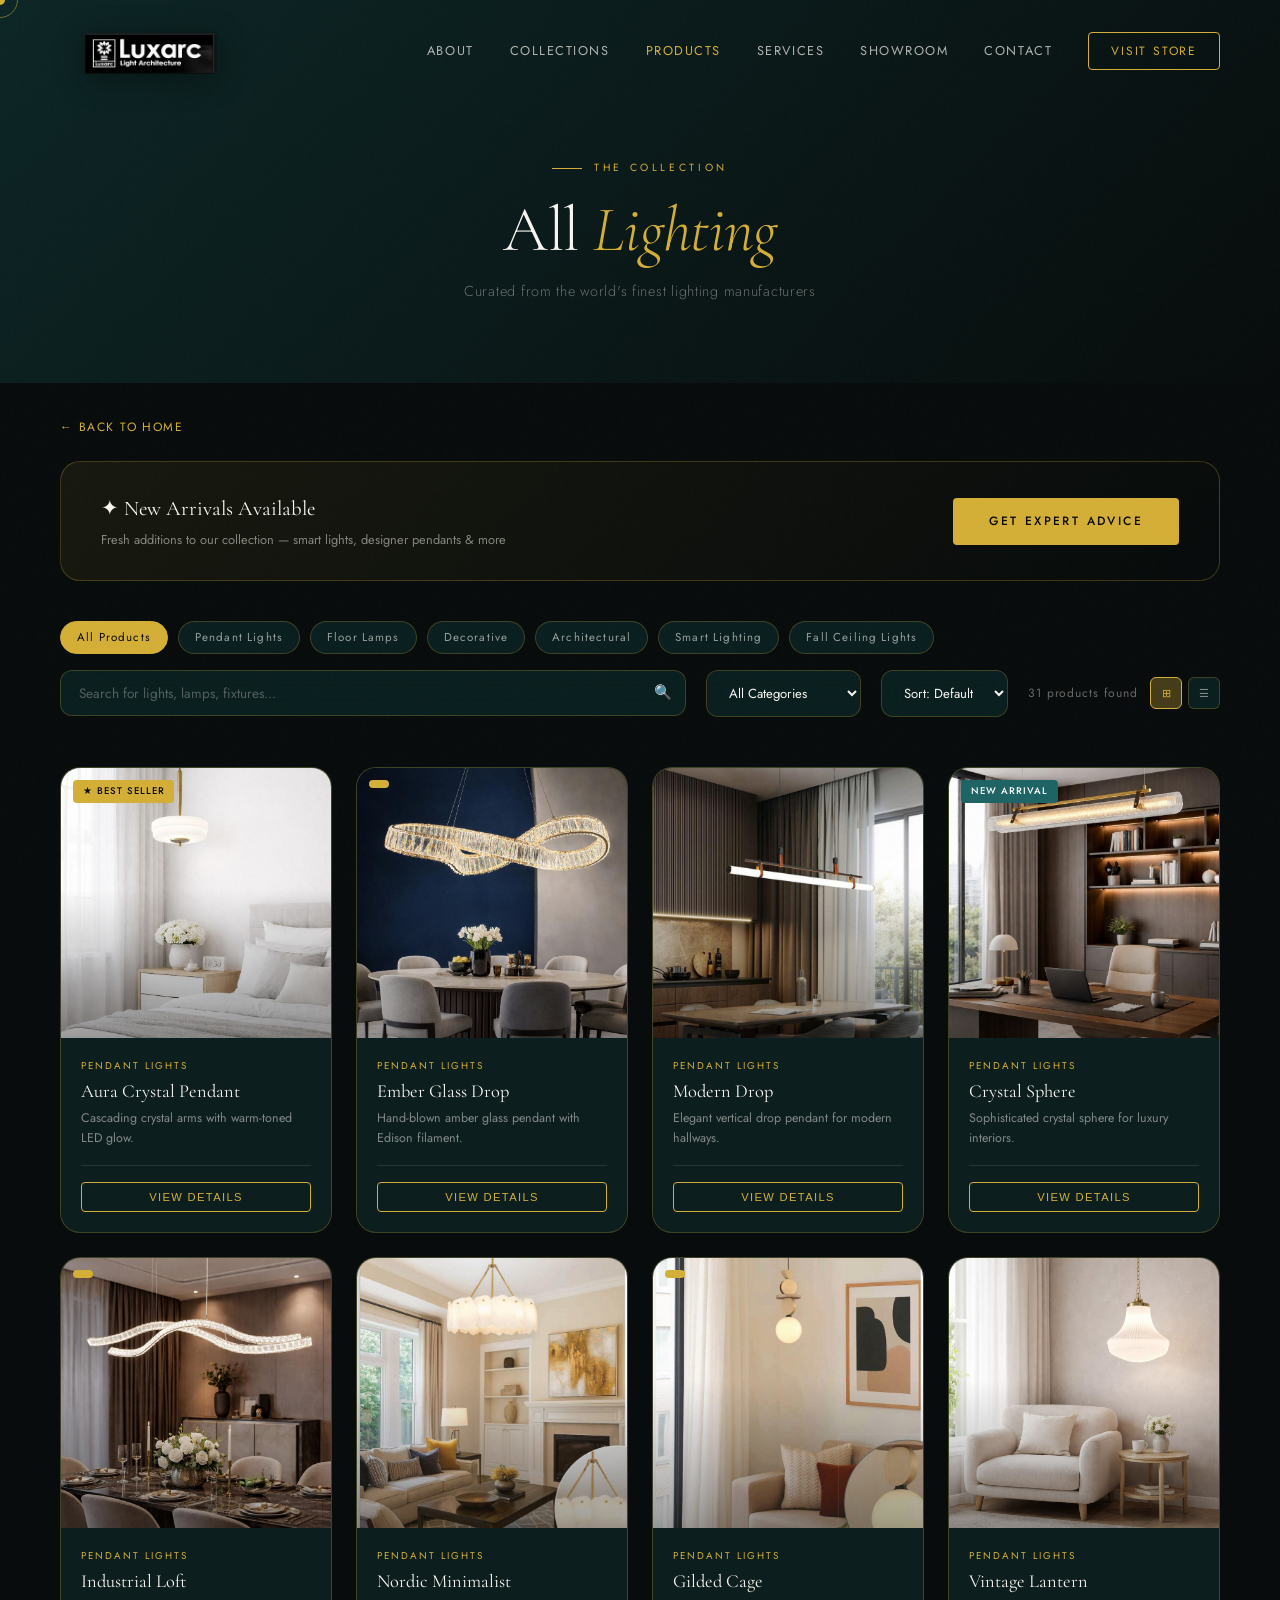
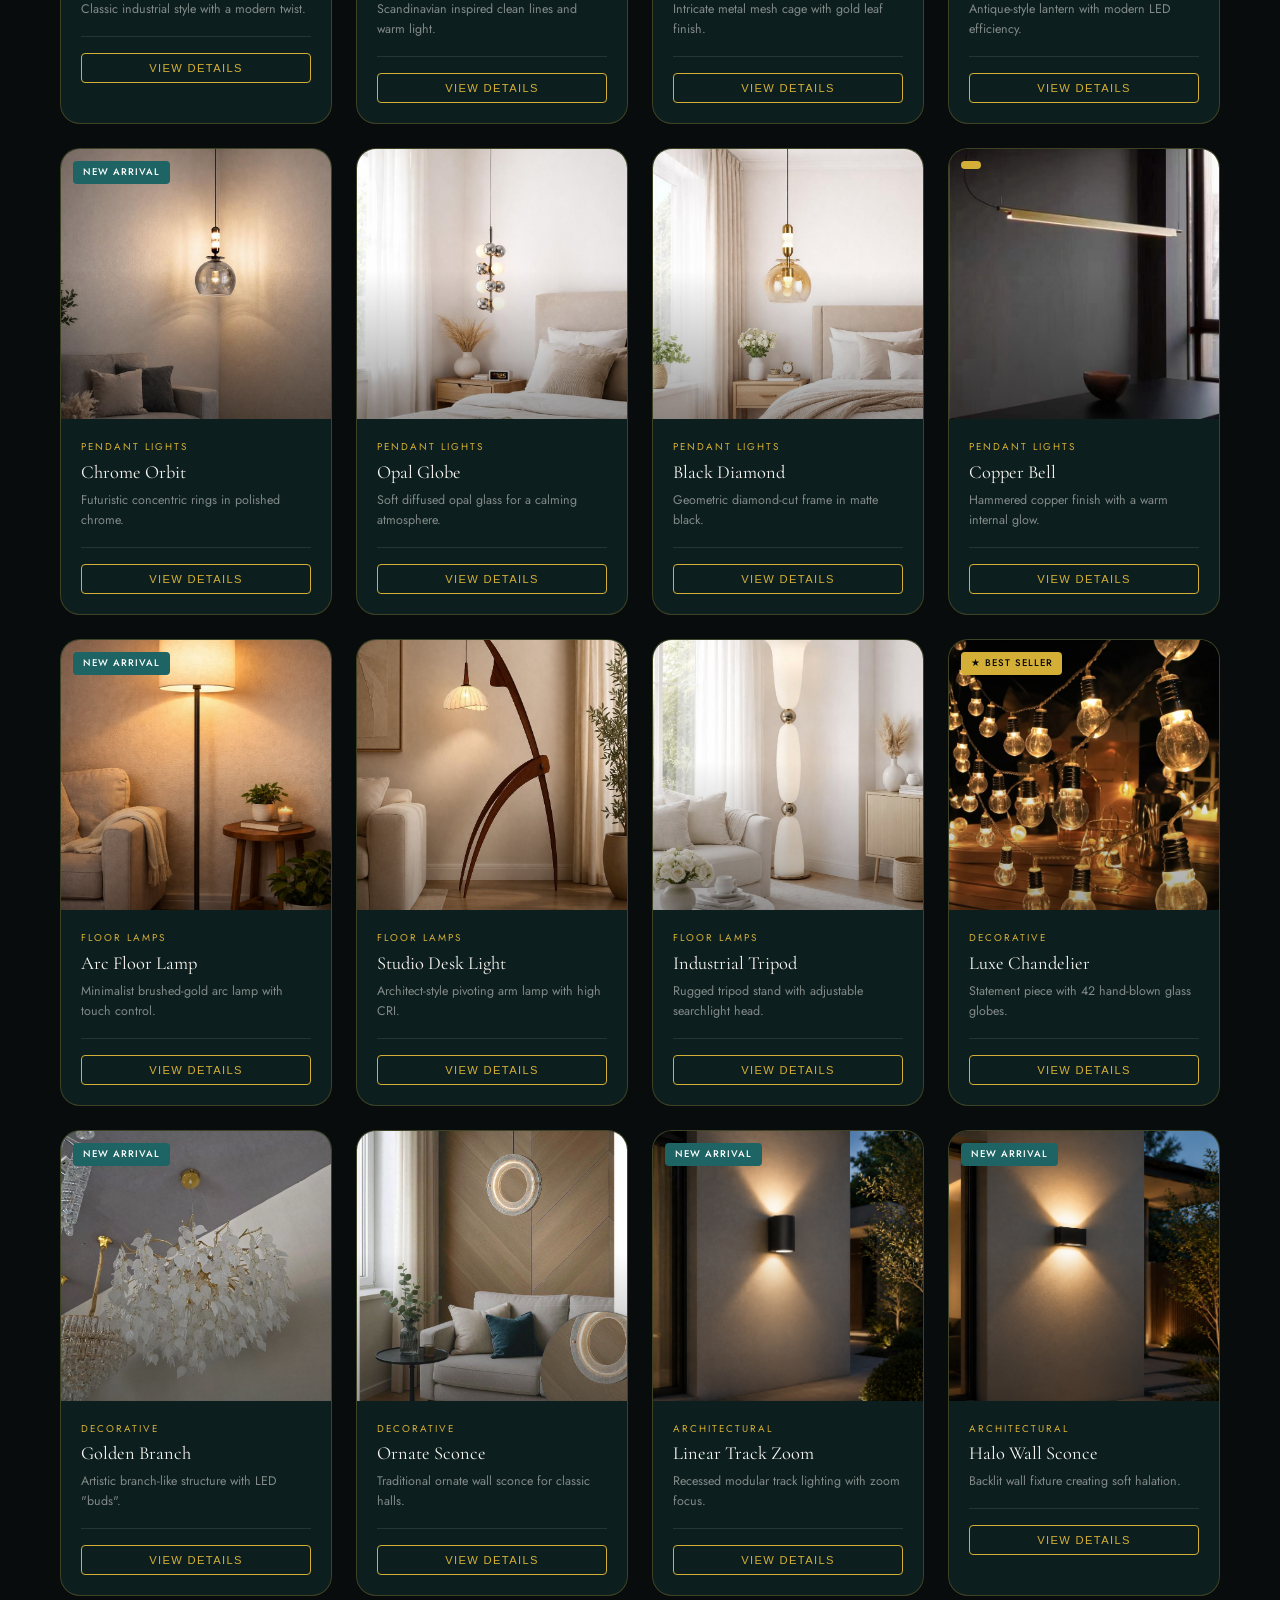
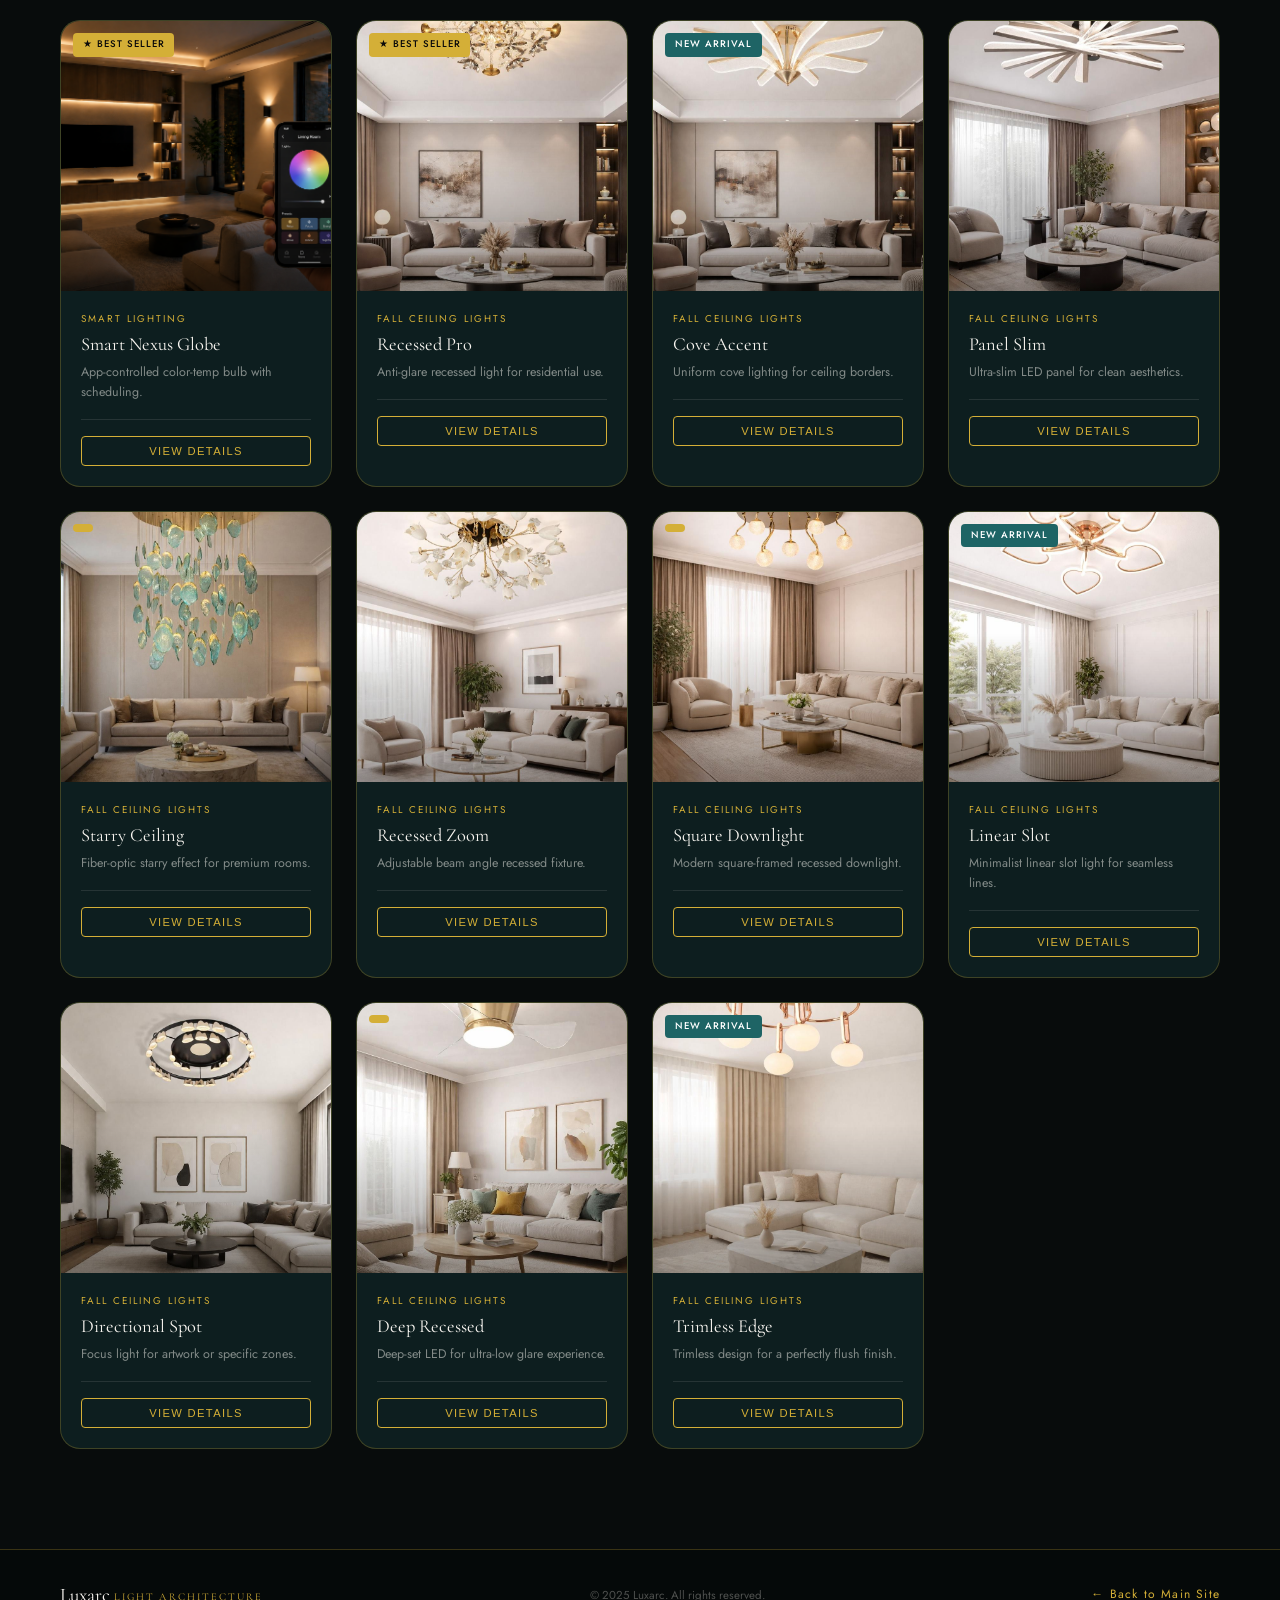
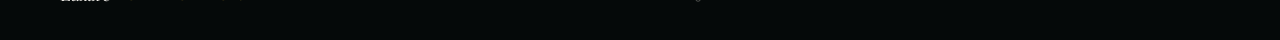
<file: products.html>
<!DOCTYPE html>
<html lang="en">

<head>
  <meta charset="UTF-8" />
  <meta name="viewport" content="width=device-width, initial-scale=1.0" />
  <title>Shop All Lighting – Luxarc | Premium Lighting Collection</title>
  <meta name="description"
    content="Browse Luxarc's full collection of premium pendant lights, floor lamps, decorative fixtures, architectural lighting and smart lighting solutions." />
  <link rel="stylesheet" href="style.css" />
  <link rel="icon"
    href="data:image/svg+xml,<svg xmlns='http://www.w3.org/2000/svg' viewBox='0 0 100 100'><polygon points='50,5 95,27.5 95,72.5 50,95 5,72.5 5,27.5' fill='%23D4AF37'/></svg>" />
  <style>
    /* Products Page Extras */
    .back-link {
      display: inline-flex;
      align-items: center;
      gap: 8px;
      font-size: 0.75rem;
      letter-spacing: 0.12em;
      text-transform: uppercase;
      color: var(--gold);
      margin-bottom: 24px;
      transition: var(--transition);
    }

    .back-link:hover {
      gap: 14px;
    }

    .products-main {
      padding: 30px 60px 100px;
    }

    @media (max-width: 768px) {
      .products-main {
        padding: 20px 24px 80px;
      }

      .products-controls {
        flex-direction: column;
      }

      .products-banner {
        padding: 24px;
        align-items: flex-start;
      }

      .sort-bar {
        width: 100%;
        justify-content: space-between;
        flex-wrap: wrap;
      }
    }

    @media (max-width: 480px) {
      .products-main {
        padding: 20px 16px 64px;
      }

      .products-banner {
        padding: 20px 16px;
      }

      #allProductsGrid.list-view .product-card {
        grid-template-columns: 1fr;
      }

      #allProductsGrid.list-view .product-img-wrap {
        border-radius: var(--radius-lg) var(--radius-lg) 0 0;
      }

      .products-footer {
        padding: 24px 16px;
      }

      .products-footer-inner {
        flex-direction: column;
        align-items: flex-start;
      }
    }

    .no-results {
      grid-column: 1 / -1;
      text-align: center;
      padding: 80px 20px;
      color: rgba(248, 245, 240, 0.3);
    }

    .no-results .icon {
      font-size: 3rem;
      margin-bottom: 16px;
      display: block;
    }

    .no-results p {
      font-size: 0.9rem;
      font-weight: 300;
    }

    .filter-pills {
      display: flex;
      gap: 10px;
      flex-wrap: wrap;
      margin-bottom: 16px;
    }

    .pill {
      padding: 6px 16px;
      background: var(--glass-bg);
      border: 1px solid var(--border-gold);
      border-radius: 30px;
      font-size: 0.72rem;
      letter-spacing: 0.1em;
      color: rgba(248, 245, 240, 0.6);
      cursor: pointer;
      transition: var(--transition);
    }

    .pill:hover,
    .pill.active {
      background: var(--gold);
      color: var(--matte-black);
      border-color: var(--gold);
    }

    .products-banner {
      background: linear-gradient(135deg, rgba(212, 175, 55, 0.08), transparent);
      border: 1px solid var(--border-gold);
      border-radius: var(--radius-lg);
      padding: 30px 40px;
      margin-bottom: 40px;
      display: flex;
      align-items: center;
      justify-content: space-between;
      flex-wrap: wrap;
      gap: 20px;
    }

    .banner-text h3 {
      font-family: var(--font-display);
      font-size: 1.3rem;
      font-weight: 400;
      margin-bottom: 4px;
    }

    .banner-text p {
      font-size: 0.8rem;
      color: rgba(248, 245, 240, 0.5);
    }

    /* Sort select */
    .sort-bar {
      display: flex;
      align-items: center;
      gap: 12px;
      font-size: 0.75rem;
      color: rgba(248, 245, 240, 0.4);
    }

    .products-footer {
      padding: 30px 60px;
    }

    /* Products grid layout toggle */
    .layout-toggle {
      display: flex;
      gap: 6px;
    }

    .layout-btn {
      width: 32px;
      height: 32px;
      background: var(--glass-bg);
      border: 1px solid var(--border-gold);
      border-radius: 6px;
      cursor: pointer;
      display: flex;
      align-items: center;
      justify-content: center;
      font-size: 0.7rem;
      color: rgba(248, 245, 240, 0.5);
      transition: var(--transition);
    }

    .layout-btn.active,
    .layout-btn:hover {
      background: var(--gold-dim);
      border-color: var(--gold);
      color: var(--gold);
    }

    #allProductsGrid.list-view {
      grid-template-columns: 1fr;
    }

    #allProductsGrid.list-view .product-card {
      display: grid;
      grid-template-columns: 180px 1fr;
    }

    #allProductsGrid.list-view .product-img-wrap {
      aspect-ratio: 1;
      border-radius: var(--radius-lg) 0 0 var(--radius-lg);
    }
  </style>
</head>

<body>

  <!-- PAGE LOADER -->
  <div class="page-loader" id="pageLoader">
    <div class="loader-logo">Lux<span>arc</span></div>
    <div class="loader-bar"></div>
    <div class="loader-text">Loading Collection</div>
  </div>

  <!-- CUSTOM CURSOR -->
  <div class="cursor" id="cursor"></div>
  <div class="cursor-ring" id="cursorRing"></div>

  <!-- ─── NAVBAR ─── -->
  <nav id="navbar">
    <a href="index.html" class="nav-logo">
      <img src="Luxarc Logo.png" alt="Luxarc Logo" class="nav-logo-img">
      <!-- <div class="logo-text-wrap">
      <span class="logo-text">Luxarc</span>
      <span class="logo-tagline">Light Architecture</span>
    </div> -->
    </a>
    <ul class="nav-links">
      <li><a href="index.html#about">About</a></li>
      <li><a href="index.html#categories">Collections</a></li>
      <li><a href="products.html" style="color:var(--gold)">Products</a></li>
      <li><a href="index.html#services">Services</a></li>
      <li><a href="index.html#showroom">Showroom</a></li>
      <li><a href="index.html#contact">Contact</a></li>
      <li><a href="index.html#contact" class="nav-cta">Visit Store</a></li>
    </ul>
    <button class="hamburger" id="hamburger" aria-label="Menu">
      <span></span><span></span><span></span>
    </button>
  </nav>

  <!-- MOBILE NAV -->
  <nav class="mobile-nav" id="mobileNav">
    <a href="index.html">Home</a>
    <a href="index.html#about">About</a>
    <a href="index.html#categories">Collections</a>
    <a href="products.html">Products</a>
    <a href="index.html#services">Services</a>
    <a href="index.html#contact">Contact</a>
  </nav>

  <!-- ─── PRODUCTS HERO ─── -->
  <div class="products-hero">
    <p class="section-label" style="justify-content:center; margin-bottom:16px;">The Collection</p>
    <h1 class="section-title" style="text-align:center; font-size: clamp(2.5rem, 5vw, 4rem);">All <em>Lighting</em></h1>
    <p
      style="color:rgba(248,245,240,0.4); text-align:center; margin-top:14px; font-size:0.9rem; font-weight:300; letter-spacing:0.05em;">
      Curated from the world's finest lighting manufacturers
    </p>
  </div>

  <!-- ─── PRODUCTS MAIN ─── -->
  <div class="products-main container" style="max-width:1300px; margin:0 auto;">

    <!-- Back -->
    <a href="index.html" class="back-link">← Back to Home</a>

    <!-- Banner -->
    <div class="products-banner">
      <div class="banner-text">
        <h3>✦ New Arrivals Available</h3>
        <p>Fresh additions to our collection — smart lights, designer pendants & more</p>
      </div>
      <a href="index.html#contact" class="btn-primary" style="white-space:nowrap;">Get Expert Advice</a>
    </div>

    <!-- Category Pills -->
    <div class="filter-pills" id="filterPills">
      <span class="pill active" data-cat="all" onclick="setPillFilter('all', this)">All Products</span>
      <span class="pill" data-cat="pendant" onclick="setPillFilter('pendant', this)">Pendant Lights</span>
      <span class="pill" data-cat="floor" onclick="setPillFilter('floor', this)">Floor Lamps</span>
      <span class="pill" data-cat="decorative" onclick="setPillFilter('decorative', this)">Decorative</span>
      <span class="pill" data-cat="architectural" onclick="setPillFilter('architectural', this)">Architectural</span>
      <span class="pill" data-cat="smart" onclick="setPillFilter('smart', this)">Smart Lighting</span>
      <span class="pill" data-cat="fall-ceiling" onclick="setPillFilter('fall-ceiling', this)">Fall Ceiling
        Lights</span>
    </div>

    <!-- Controls Bar -->
    <div class="products-controls">
      <div class="search-bar">
        <input type="text" id="searchInput" placeholder="Search for lights, lamps, fixtures..." autocomplete="off" />
        <span class="search-icon">🔍</span>
      </div>
      <select class="filter-select" id="catFilter">
        <option value="all">All Categories</option>
        <option value="pendant">Pendant Lights</option>
        <option value="floor">Floor Lamps</option>
        <option value="decorative">Decorative</option>
        <option value="architectural">Architectural</option>
        <option value="smart">Smart Lighting</option>
        <option value="fall-ceiling">Fall Ceiling Lights</option>
      </select>

      <select class="filter-select" id="sortFilter" onchange="sortProducts()">
        <option value="default">Sort: Default</option>

        <option value="name">Name A–Z</option>
      </select>
      <div class="sort-bar">
        <span id="productCount" class="products-count">8 products found</span>
        <div class="layout-toggle">
          <button class="layout-btn active" id="gridBtn" onclick="setLayout('grid')" aria-label="Grid view">⊞</button>
          <button class="layout-btn" id="listBtn" onclick="setLayout('list')" aria-label="List view">☰</button>
        </div>
      </div>
    </div>

    <!-- Products Grid -->
    <div class="all-products-grid" id="allProductsGrid">
      <!-- Populated by JS -->
    </div>

  </div>

  <!-- ─── FOOTER MINI ─── -->
  <footer class="products-footer">
    <div class="products-footer-inner"
      style="max-width:1300px; margin:0 auto; display:flex; align-items:center; justify-content:space-between; flex-wrap:wrap; gap:16px;">
      <div style="font-family:var(--font-display); font-size:1.2rem; color:var(--white-glow);">Luxarc <span
          style="color:var(--gold); font-size:0.65rem; letter-spacing:0.2em; vertical-align:middle;">LIGHT
          ARCHITECTURE</span></div>
      <p style="font-size:0.72rem; color:rgba(248,245,240,0.3);">© 2025 Luxarc. All rights reserved.</p>
      <a href="index.html" style="font-size:0.75rem; color:var(--gold); letter-spacing:0.1em;">← Back to Main Site</a>
    </div>
  </footer>

  <!-- ─── PRODUCT MODAL ─── -->
  <div class="modal-overlay" id="productModal" role="dialog" aria-modal="true">
    <div class="modal-box" style="position:relative;">
      <div class="modal-img-side"></div>
      <div class="modal-info">
        <button class="modal-close" onclick="closeModal()" aria-label="Close">✕</button>
        <p class="modal-product-cat product-cat" style="margin-bottom:8px;">Category</p>
        <h2 class="modal-product-name"
          style="font-family:var(--font-display); font-size:1.8rem; font-weight:400; margin-bottom:8px;">Product Name
        </h2>

        <p class="modal-product-desc"
          style="font-size:0.88rem; color:rgba(248,245,240,0.6); line-height:1.8; margin-bottom:30px;">Description</p>
          <button class="btn-primary" onclick="closeModal()" style="width: 100%;">Enquire Now</button>
        <p style="font-size:0.7rem; color:rgba(248,245,240,0.3); margin-top:16px; letter-spacing:0.05em;">
          Free delivery · Expert installation available
        </p>
      </div>
    </div>
  </div>

  <script src="script.js"></script>
  <script>
    // Products Page: Pills filter
    function setPillFilter(cat, el) {
      document.querySelectorAll('.pill').forEach(p => p.classList.remove('active'));
      el.classList.add('active');
      const catFilter = document.getElementById('catFilter');
      if (catFilter) catFilter.value = cat;
      filterProducts();
    }

    // Sort products
    function sortProducts() {
      const val = document.getElementById('sortFilter')?.value;
      const grid = document.getElementById('allProductsGrid');
      if (!grid) return;

      const cards = [...grid.querySelectorAll('.product-card')];
      cards.sort((a, b) => {
        const na = a.querySelector('.product-name')?.textContent || '';
        const nb = b.querySelector('.product-name')?.textContent || '';
        if (val === 'name') return na.localeCompare(nb);
        return 0;
      });
      cards.forEach(c => grid.appendChild(c));
    }

    // Layout toggle
    function setLayout(type) {
      const grid = document.getElementById('allProductsGrid');
      const gridBtn = document.getElementById('gridBtn');
      const listBtn = document.getElementById('listBtn');
      if (type === 'list') {
        grid?.classList.add('list-view');
        listBtn?.classList.add('active');
        gridBtn?.classList.remove('active');
      } else {
        grid?.classList.remove('list-view');
        gridBtn?.classList.add('active');
        listBtn?.classList.remove('active');
      }
    }

    // Handle URL params for category pre-filter
    document.addEventListener('DOMContentLoaded', () => {
      const params = new URLSearchParams(window.location.search);
      const cat = params.get('cat');
      if (cat && cat !== 'all') {
        const catFilter = document.getElementById('catFilter');
        if (catFilter) catFilter.value = cat;
        const pill = document.querySelector(`.pill[data-cat="${cat}"]`);
        if (pill) {
          document.querySelectorAll('.pill').forEach(p => p.classList.remove('active'));
          pill.classList.add('active');
        }
        filterProducts();
      }
    });
  </script>
</body>

</html>
</file>
<file: style.css>
/* ========================================
   LUXARC – LIGHT ARCHITECTURE
   Premium Lighting Brand CSS
   ======================================== */

@import url('https://fonts.googleapis.com/css2?family=Cormorant+Garamond:ital,wght@0,300;0,400;0,500;0,600;1,300;1,400&family=Jost:wght@200;300;400;500;600&display=swap');

/* ─── CSS VARIABLES ─── */
:root {
  --teal-deep: #0F3D3E;
  --teal-mid: #174f50;
  --teal-light: #1e6465;
  --gold: #D4AF37;
  --gold-light: #e8c84a;
  --gold-dim: rgba(212, 175, 55, 0.3);
  --white-glow: #F8F5F0;
  --white-soft: rgba(248, 245, 240, 0.85);
  --matte-black: #0A0A0A;
  --dark-bg: #080c0c;
  --card-bg: rgba(15, 35, 36, 0.85);
  --glass-bg: rgba(15, 61, 62, 0.4);
  --border-gold: rgba(212, 175, 55, 0.25);
  --border-light: rgba(248, 245, 240, 0.1);
  --shadow-gold: 0 0 30px rgba(212, 175, 55, 0.15);
  --shadow-deep: 0 20px 60px rgba(0,0,0,0.5);
  --radius: 12px;
  --radius-lg: 20px;
  --transition: 0.35s cubic-bezier(0.4, 0, 0.2, 1);
  --font-display: 'Cormorant Garamond', serif;
  --font-body: 'Jost', sans-serif;
}

/* ─── RESET & BASE ─── */
*, *::before, *::after { box-sizing: border-box; margin: 0; padding: 0; }

html { scroll-behavior: smooth; font-size: 16px; }

body {
  font-family: var(--font-body);
  background: var(--dark-bg);
  color: var(--white-glow);
  overflow-x: hidden;
  line-height: 1.6;
}
body.menu-open {
  overflow: hidden;
}

img { max-width: 100%; display: block; }
a { text-decoration: none; color: inherit; }
ul { list-style: none; }

/* ─── SCROLLBAR ─── */
::-webkit-scrollbar { width: 6px; }
::-webkit-scrollbar-track { background: var(--dark-bg); }
::-webkit-scrollbar-thumb { background: var(--gold); border-radius: 3px; }

/* ─── CUSTOM CURSOR ─── */
.cursor {
  position: fixed; width: 10px; height: 10px;
  background: var(--gold); border-radius: 50%;
  pointer-events: none; z-index: 9999;
  transform: translate(-50%, -50%);
  transition: transform 0.1s, width 0.3s, height 0.3s, opacity 0.3s;
}
.cursor-ring {
  position: fixed; width: 36px; height: 36px;
  border: 1px solid rgba(212, 175, 55, 0.5);
  border-radius: 50%; pointer-events: none; z-index: 9998;
  transform: translate(-50%, -50%);
  transition: transform 0.15s ease-out, width 0.3s, height 0.3s;
}
.cursor.hover { width: 6px; height: 6px; }
.cursor-ring.hover { width: 50px; height: 50px; border-color: var(--gold); }

/* ─── NOISE TEXTURE OVERLAY ─── */
body::after {
  content: '';
  position: fixed; inset: 0; z-index: 1;
  pointer-events: none;
  background-image: url("data:image/svg+xml,%3Csvg viewBox='0 0 256 256' xmlns='http://www.w3.org/2000/svg'%3E%3Cfilter id='noise'%3E%3CfeTurbulence type='fractalNoise' baseFrequency='0.9' numOctaves='4' stitchTiles='stitch'/%3E%3C/filter%3E%3Crect width='100%25' height='100%25' filter='url(%23noise)' opacity='0.03'/%3E%3C/svg%3E");
  opacity: 0.4;
}

/* ─── NAVBAR ─── */
#navbar {
  position: fixed; top: 0; left: 0; width: 100%; z-index: 1000;
  padding: 0 60px;
  height: 100px; /* Fixed height to not be affected by logo size */
  display: flex; align-items: center; justify-content: space-between;
  transition: var(--transition);
  background: transparent;
}
#navbar.scrolled {
  background: rgba(8, 12, 12, 0.95);
  backdrop-filter: blur(20px);
  height: 80px; /* Slightly smaller on scroll */
  border-bottom: 1px solid var(--border-gold);
  box-shadow: 0 4px 30px rgba(0,0,0,0.3);
}
.nav-logo {
  display: flex; align-items: center; gap: 18px;
  position: relative;
  text-decoration: none;
}
.nav-logo-img {
  height: 120px; /* Big enough */
  width: auto;
  object-fit: contain;
  transition: all 0.4s cubic-bezier(0.4, 0, 0.2, 1);
  filter: drop-shadow(0 5px 15px rgba(0,0,0,0.4));
  margin-bottom: -15px; /* Allow it to hang below navbar slightly */
  z-index: 10;
}
#navbar.scrolled .nav-logo-img {
  height: 90px; /* Smaller on scroll but still prominent */
  margin-bottom: -5px;
}
.nav-logo .logo-text-wrap {
  display: flex;
  flex-direction: column;
}
.nav-logo .logo-text {
  font-family: var(--font-display);
  font-size: 1.6rem; font-weight: 500;
  letter-spacing: 0.05em;
  color: var(--white-glow);
  line-height: 1;
}
.nav-logo .logo-tagline {
  font-size: 0.55rem; letter-spacing: 0.25em;
  text-transform: uppercase; color: var(--gold);
  font-weight: 300; display: block; margin-top: 2px;
}
.nav-links {
  display: flex; gap: 36px; align-items: center;
}
.nav-links a {
  font-size: 0.8rem; font-weight: 400; letter-spacing: 0.12em;
  text-transform: uppercase; color: rgba(248, 245, 240, 0.7);
  position: relative; transition: var(--transition);
}
.nav-links a::after {
  content: ''; position: absolute; bottom: -4px; left: 0;
  width: 0; height: 1px; background: var(--gold);
  transition: var(--transition);
}
.nav-links a:hover { color: var(--white-glow); }
.nav-links a:hover::after { width: 100%; }
.nav-cta {
  padding: 9px 22px;
  border: 1px solid var(--gold);
  color: var(--gold) !important;
  border-radius: 4px;
  font-size: 0.75rem !important;
  letter-spacing: 0.15em !important;
  transition: var(--transition) !important;
}
.nav-cta:hover {
  background: var(--gold) !important;
  color: var(--matte-black) !important;
}
.nav-cta::after { display: none !important; }
.hamburger {
  display: none; flex-direction: column; gap: 5px;
  cursor: pointer; padding: 4px;
}
.hamburger span {
  display: block; width: 24px; height: 1.5px;
  background: var(--white-glow); transition: var(--transition);
}
.hamburger.active span:nth-child(1) { transform: rotate(45deg) translate(5px, 5px); }
.hamburger.active span:nth-child(2) { opacity: 0; }
.hamburger.active span:nth-child(3) { transform: rotate(-45deg) translate(5px, -5px); }

/* ─── HERO ─── */
#hero {
  position: relative; height: 100vh; min-height: 700px;
  display: flex; align-items: center; justify-content: center;
  overflow: hidden;
}
.hero-bg {
  position: absolute; inset: 0; z-index: 0;
  background: 
    radial-gradient(ellipse 60% 80% at 70% 50%, rgba(212, 175, 55, 0.07) 0%, transparent 60%),
    radial-gradient(ellipse 80% 60% at 30% 60%, rgba(15, 61, 62, 0.5) 0%, transparent 70%),
    linear-gradient(135deg, #040a0a 0%, #0F3D3E 40%, #0a1a1a 70%, #050808 100%);
}
.hero-lights {
  position: absolute; inset: 0; z-index: 1; overflow: hidden;
}
.light-beam {
  position: absolute;
  background: linear-gradient(to bottom, rgba(212, 175, 55, 0.25), transparent);
  width: 2px; transform-origin: top center;
  animation: sway 8s ease-in-out infinite;
}
.light-beam::before {
  content: '';
  position: absolute; top: 0; left: 50%;
  transform: translateX(-50%);
  width: 20px; height: 20px;
  background: radial-gradient(circle, rgba(212, 175, 55, 0.9), rgba(212, 175, 55, 0.2));
  border-radius: 50%;
  box-shadow: 0 0 20px rgba(212, 175, 55, 0.6), 0 0 60px rgba(212, 175, 55, 0.2);
}
.light-beam:nth-child(1) { left: 20%; top: 0; height: 60%; animation-delay: 0s; }
.light-beam:nth-child(2) { left: 40%; top: 0; height: 75%; animation-delay: -2s; width: 3px; }
.light-beam:nth-child(3) { left: 55%; top: 0; height: 55%; animation-delay: -4s; }
.light-beam:nth-child(4) { left: 70%; top: 0; height: 80%; animation-delay: -1s; }
.light-beam:nth-child(5) { left: 85%; top: 0; height: 50%; animation-delay: -3s; }
.light-beam:nth-child(6) { left: 10%; top: 0; height: 45%; animation-delay: -5s; }
@keyframes sway {
  0%, 100% { transform: rotate(-2deg); }
  50% { transform: rotate(2deg); }
}
.glow-orb {
  position: absolute;
  border-radius: 50%;
  filter: blur(80px);
  animation: pulse-glow 6s ease-in-out infinite;
}
.glow-orb-1 {
  width: 500px; height: 500px;
  background: radial-gradient(circle, rgba(212, 175, 55, 0.08), transparent);
  top: -100px; right: 10%;
}
.glow-orb-2 {
  width: 400px; height: 400px;
  background: radial-gradient(circle, rgba(15, 100, 101, 0.15), transparent);
  bottom: -50px; left: 5%;
  animation-delay: -3s;
}
@keyframes pulse-glow {
  0%, 100% { opacity: 0.6; transform: scale(1); }
  50% { opacity: 1; transform: scale(1.1); }
}
.hero-grid-overlay {
  position: absolute; inset: 0; z-index: 2;
  background-image: 
    linear-gradient(rgba(212, 175, 55, 0.03) 1px, transparent 1px),
    linear-gradient(90deg, rgba(212, 175, 55, 0.03) 1px, transparent 1px);
  background-size: 60px 60px;
  mask-image: radial-gradient(ellipse 80% 80% at 50% 50%, black, transparent);
}
.hero-overlay {
  position: absolute; inset: 0; z-index: 3;
  background: linear-gradient(to top, rgba(8,12,12,0.8) 0%, transparent 50%, rgba(8,12,12,0.2) 100%);
}
.hero-content {
  position: relative; z-index: 4;
  text-align: center; max-width: 860px; padding: 0 20px;
}
.hero-eyebrow {
  display: inline-flex; align-items: center; gap: 12px;
  font-size: 0.7rem; letter-spacing: 0.3em; text-transform: uppercase;
  color: var(--gold); margin-bottom: 28px;
  opacity: 0; animation: fadeInUp 1s 0.3s forwards;
}
.hero-eyebrow::before, .hero-eyebrow::after {
  content: ''; width: 40px; height: 1px; background: var(--gold);
}
.hero-h1 {
  font-family: var(--font-display);
  font-size: clamp(3rem, 7vw, 6rem);
  font-weight: 300; line-height: 1.1;
  letter-spacing: -0.01em;
  margin-bottom: 24px;
  opacity: 0; animation: fadeInUp 1s 0.5s forwards;
}
.hero-h1 em { font-style: italic; color: var(--gold); }
.hero-sub {
  font-size: 1rem; font-weight: 300; letter-spacing: 0.08em;
  color: rgba(248, 245, 240, 0.65);
  margin-bottom: 50px;
  opacity: 0; animation: fadeInUp 1s 0.7s forwards;
}
.hero-btns {
  display: flex; gap: 16px; justify-content: center; flex-wrap: wrap;
  opacity: 0; animation: fadeInUp 1s 0.9s forwards;
}
.btn-primary {
  padding: 14px 36px;
  background: var(--gold);
  color: var(--matte-black);
  font-family: var(--font-body);
  font-size: 0.75rem; font-weight: 500;
  letter-spacing: 0.2em; text-transform: uppercase;
  border: none; border-radius: 4px; cursor: pointer;
  transition: var(--transition);
  position: relative; overflow: hidden;
}
.btn-primary::before {
  content: ''; position: absolute; inset: 0;
  background: linear-gradient(135deg, transparent 40%, rgba(255,255,255,0.2) 50%, transparent 60%);
  transform: translateX(-100%); transition: transform 0.5s;
}
.btn-primary:hover::before { transform: translateX(100%); }
.btn-primary:hover {
  background: var(--gold-light);
  box-shadow: 0 0 30px rgba(212, 175, 55, 0.4);
  transform: translateY(-2px);
}
.btn-secondary {
  padding: 14px 36px;
  background: transparent;
  color: var(--white-glow);
  font-family: var(--font-body);
  font-size: 0.75rem; font-weight: 400;
  letter-spacing: 0.2em; text-transform: uppercase;
  border: 1px solid rgba(248, 245, 240, 0.3);
  border-radius: 4px; cursor: pointer;
  transition: var(--transition);
  backdrop-filter: blur(10px);
}
.btn-secondary:hover {
  border-color: var(--gold);
  color: var(--gold);
  box-shadow: 0 0 20px rgba(212, 175, 55, 0.1);
  transform: translateY(-2px);
}
.hero-scroll {
  position: absolute; bottom: 36px; left: 50%; transform: translateX(-50%);
  z-index: 4; display: flex; flex-direction: column; align-items: center; gap: 10px;
  font-size: 0.65rem; letter-spacing: 0.25em; text-transform: uppercase;
  color: rgba(248, 245, 240, 0.4);
  opacity: 0; animation: fadeIn 1s 1.5s forwards;
}
.scroll-line {
  width: 1px; height: 50px;
  background: linear-gradient(to bottom, var(--gold), transparent);
  animation: scroll-pulse 2s ease-in-out infinite;
}
@keyframes scroll-pulse {
  0%, 100% { opacity: 1; transform: scaleY(1); }
  50% { opacity: 0.4; transform: scaleY(0.7); }
}

/* ─── SECTION COMMON ─── */
section { position: relative; z-index: 2; }
.section-pad { padding: 120px 60px; }
.section-pad-sm { padding: 80px 60px; }
.container {
  width: min(100%, 1300px);
  max-width: 1300px;
  margin: 0 auto;
}
.section-label {
  font-size: 0.65rem; letter-spacing: 0.35em; text-transform: uppercase;
  color: var(--gold); display: flex; align-items: center; gap: 12px;
  margin-bottom: 16px;
}
.section-label::before {
  content: ''; width: 30px; height: 1px; background: var(--gold);
}
.section-title {
  font-family: var(--font-display);
  font-size: clamp(2.2rem, 4vw, 3.5rem);
  font-weight: 300; line-height: 1.15;
  letter-spacing: -0.01em;
}
.section-title em { font-style: italic; color: var(--gold); }
.divider-gold {
  width: 60px; height: 1px;
  background: linear-gradient(to right, var(--gold), transparent);
  margin: 24px 0;
}

/* ─── ABOUT ─── */
#about {
  background: linear-gradient(135deg, #0d2626 0%, var(--dark-bg) 60%);
}
.about-grid {
  display: grid; grid-template-columns: 1fr 1fr;
  gap: 80px; align-items: center;
}
.about-visual {
  position: relative;
}
.about-img-frame {
  position: relative; border-radius: var(--radius-lg);
  overflow: hidden; aspect-ratio: 4/5;
  background: linear-gradient(135deg, var(--teal-deep), #0a1f20);
  border: 1px solid var(--border-gold);
}
.about-img-frame::before {
  content: '';
  position: absolute; inset: 0; z-index: 1;
  background: 
    radial-gradient(circle at 30% 20%, rgba(212, 175, 55, 0.15) 0%, transparent 50%),
    radial-gradient(circle at 70% 80%, rgba(15, 61, 62, 0.5) 0%, transparent 50%);
}
.about-img-placeholder {
  width: 100%; height: 100%;
  display: flex; flex-direction: column; align-items: center; justify-content: center;
  gap: 20px;
}
.about-img {
  width: 100%;
  height: 100%;
  object-fit: cover;
  display: block;
  position: relative;
  z-index: 0;
}
.about-img-label {
  position: absolute;
  left: 18px;
  bottom: 18px;
  z-index: 2;
  padding: 8px 12px;
  border-radius: 999px;
  background: rgba(10, 10, 10, 0.58);
  border: 1px solid rgba(212, 175, 55, 0.35);
  color: var(--white-glow);
  font-size: 0.68rem;
  letter-spacing: 0.12em;
  text-transform: uppercase;
}
.light-fixture-svg {
  opacity: 0.7;
}
.about-badge {
  position: absolute; bottom: -20px; right: -20px; z-index: 2;
  width: 120px; height: 120px;
  background: var(--gold);
  border-radius: 50%;
  display: flex; flex-direction: column; align-items: center; justify-content: center;
  box-shadow: 0 0 40px rgba(212, 175, 55, 0.4);
}
.about-badge .num {
  font-family: var(--font-display);
  font-size: 2rem; font-weight: 500;
  color: var(--matte-black); line-height: 1;
}
.about-badge .label {
  font-size: 0.55rem; letter-spacing: 0.15em;
  color: rgba(10,10,10,0.7); text-transform: uppercase;
  text-align: center;
}
.about-content { padding-left: 20px; }
.about-content .section-title { margin-bottom: 24px; }
.about-text {
  font-size: 0.95rem; font-weight: 300; line-height: 1.9;
  color: rgba(248, 245, 240, 0.7);
  margin-bottom: 40px;
}
.about-features {
  display: grid; grid-template-columns: 1fr 1fr; gap: 20px;
}
.feature-item {
  display: flex; align-items: flex-start; gap: 14px;
  padding: 16px;
  background: var(--glass-bg);
  border: 1px solid var(--border-gold);
  border-radius: var(--radius);
  backdrop-filter: blur(10px);
  transition: var(--transition);
}
.feature-item:hover {
  border-color: var(--gold);
  background: rgba(212, 175, 55, 0.05);
  box-shadow: var(--shadow-gold);
  transform: translateY(-3px);
}
.feature-icon {
  width: 36px; height: 36px; flex-shrink: 0;
  background: var(--gold-dim);
  border-radius: 8px;
  display: flex; align-items: center; justify-content: center;
  font-size: 1rem;
}
.feature-text { font-size: 0.8rem; font-weight: 400; line-height: 1.5; }
.feature-text strong { display: block; color: var(--gold); font-weight: 500; margin-bottom: 2px; font-size: 0.85rem; }

/* ─── CATEGORIES ─── */
#categories {
  background: var(--dark-bg);
}
.categories-header {
  text-align: center; margin-bottom: 60px;
}
.categories-grid {
  display: grid;
  grid-template-columns: repeat(6, 1fr);
  gap: 20px;
}
.cat-card {
  position: relative; border-radius: var(--radius-lg);
  overflow: hidden; aspect-ratio: 3/4;
  cursor: pointer;
  border: 1px solid var(--border-gold);
  transition: var(--transition);
  background: linear-gradient(160deg, var(--teal-deep), var(--dark-bg));
}
.cat-card::before {
  content: ''; position: absolute; inset: 0; z-index: 1;
  background: linear-gradient(to top, rgba(0,0,0,0.7) 30%, transparent 70%);
  transition: var(--transition);
}
.cat-bg {
  position: absolute; inset: 0; z-index: 0;
  display: flex; align-items: center; justify-content: center;
  transition: transform 0.6s cubic-bezier(0.4, 0, 0.2, 1);
}
.cat-bg img {
  width: 100%; height: 100%; object-fit: cover;
}
.cat-card:hover .cat-bg { transform: scale(1.08); }
.cat-card:hover {
  border-color: var(--gold);
  box-shadow: 0 0 30px rgba(212, 175, 55, 0.2), 0 20px 40px rgba(0,0,0,0.4);
  transform: translateY(-6px);
}
.cat-card:hover::before {
  background: linear-gradient(to top, rgba(212, 175, 55, 0.15) 0%, rgba(0,0,0,0.7) 40%, transparent 70%);
}
.cat-info {
  position: absolute; bottom: 0; left: 0; right: 0; z-index: 2;
  padding: 20px 16px;
}
.cat-icon { font-size: 1.8rem; margin-bottom: 8px; display: block; }
.cat-name {
  font-family: var(--font-display);
  font-size: 1.1rem; font-weight: 400;
  color: var(--white-glow);
  display: block; margin-bottom: 4px;
}
.cat-count {
  font-size: 0.65rem; letter-spacing: 0.15em;
  color: var(--gold); text-transform: uppercase;
}
.cat-arrow {
  position: absolute; top: 16px; right: 16px; z-index: 2;
  width: 32px; height: 32px;
  background: var(--gold-dim);
  border: 1px solid var(--border-gold);
  border-radius: 50%;
  display: flex; align-items: center; justify-content: center;
  font-size: 0.8rem;
  transition: var(--transition);
  opacity: 0; transform: scale(0.8);
}
.cat-card:hover .cat-arrow {
  opacity: 1; transform: scale(1);
  background: var(--gold);
  color: var(--matte-black);
}

/* ─── FEATURED PRODUCTS ─── */
#featured {
  background: linear-gradient(180deg, var(--dark-bg) 0%, #0d2626 50%, var(--dark-bg) 100%);
}
.featured-header {
  display: flex; align-items: flex-end; justify-content: space-between;
  margin-bottom: 60px; flex-wrap: wrap; gap: 24px;
}
.view-all-link {
  display: flex; align-items: center; gap: 8px;
  font-size: 0.75rem; letter-spacing: 0.15em; text-transform: uppercase;
  color: var(--gold); transition: var(--transition);
}
.view-all-link:hover { gap: 14px; }
.products-grid {
  display: grid; grid-template-columns: repeat(4, 1fr); gap: 24px;
}
.product-card {
  background: var(--card-bg);
  border: 1px solid var(--border-gold);
  border-radius: var(--radius-lg);
  overflow: hidden;
  transition: var(--transition);
  position: relative;
  backdrop-filter: blur(10px);
}
.product-card:hover {
  border-color: var(--gold);
  transform: translateY(-8px);
  box-shadow: 0 0 40px rgba(212, 175, 55, 0.15), 0 30px 60px rgba(0,0,0,0.4);
}
.product-img-wrap {
  position: relative; aspect-ratio: 1;
  overflow: hidden;
  background: linear-gradient(135deg, #0f2526, #1a3a3b);
}
.product-img-wrap::after {
  content: '';
  position: absolute;
  inset: 0;
  background: linear-gradient(to top, rgba(0,0,0,0.38), transparent 55%);
  pointer-events: none;
}
.product-img-wrap img,
.product-img {
  width: 100%; height: 100%; object-fit: cover;
  display: block;
  transition: transform 0.6s cubic-bezier(0.4, 0, 0.2, 1);
}
.product-card:hover .product-img-wrap img,
.product-card:hover .product-img { transform: scale(1.08); }
.product-img-placeholder {
  width: 100%; height: 100%;
  display: flex; align-items: center; justify-content: center;
  flex-direction: column; gap: 12px;
  font-size: 3rem;
}
.product-img-label {
  position: absolute;
  left: 12px;
  bottom: 12px;
  z-index: 2;
  padding: 7px 10px;
  border-radius: 999px;
  background: rgba(10, 10, 10, 0.62);
  border: 1px solid rgba(212, 175, 55, 0.3);
  color: var(--white-glow);
  font-size: 0.58rem;
  letter-spacing: 0.12em;
  text-transform: uppercase;
}
.product-badge {
  position: absolute; top: 12px; left: 12px;
  padding: 4px 10px;
  background: var(--gold);
  color: var(--matte-black);
  font-size: 0.6rem; font-weight: 500;
  letter-spacing: 0.1em; text-transform: uppercase;
  border-radius: 4px;
}
.product-badge.new { background: var(--teal-light); color: white; }
.product-badge.sale { background: #c0392b; color: white; }
.product-wishlist {
  position: absolute; top: 12px; right: 12px;
  width: 34px; height: 34px;
  background: rgba(0,0,0,0.5);
  border: 1px solid var(--border-light);
  border-radius: 50%;
  display: flex; align-items: center; justify-content: center;
  cursor: pointer; font-size: 0.9rem;
  transition: var(--transition);
  opacity: 0; transform: translateY(-4px);
}
.product-card:hover .product-wishlist {
  opacity: 1; transform: translateY(0);
}
.product-wishlist:hover { background: var(--gold); border-color: var(--gold); }
.product-info { padding: 20px; }
.product-cat {
  font-size: 0.62rem; letter-spacing: 0.2em; text-transform: uppercase;
  color: var(--gold); margin-bottom: 6px;
}
.product-name {
  font-family: var(--font-display);
  font-size: 1.15rem; font-weight: 400;
  line-height: 1.3; margin-bottom: 6px;
  color: var(--white-glow);
}
.product-desc {
  font-size: 0.78rem; color: rgba(248, 245, 240, 0.5);
  line-height: 1.6; margin-bottom: 16px;
}
.product-footer {
  display: flex; align-items: center; justify-content: space-between;
  padding-top: 16px; border-top: 1px solid var(--border-light);
  gap: 12px;
}
.product-price {
  font-family: var(--font-display);
  font-size: 1.3rem; font-weight: 500; color: var(--gold);
}
.product-price-old {
  font-size: 0.85rem; color: rgba(248,245,240,0.35);
  text-decoration: line-through; display: block; line-height: 1;
}
.btn-view {
  padding: 8px 18px;
  background: transparent;
  border: 1px solid var(--gold);
  color: var(--gold);
  font-size: 0.7rem; letter-spacing: 0.12em;
  text-transform: uppercase; border-radius: 4px;
  cursor: pointer; transition: var(--transition);
}
.btn-view:hover {
  background: var(--gold); color: var(--matte-black);
  box-shadow: 0 0 20px rgba(212, 175, 55, 0.3);
}

/* ─── SERVICES ─── */
#services {
  background: var(--dark-bg);
}
.services-header { text-align: center; margin-bottom: 60px; }
.services-grid {
  display: grid; grid-template-columns: repeat(5, 1fr); gap: 20px;
}
.service-card {
  padding: 36px 24px;
  background: var(--glass-bg);
  border: 1px solid var(--border-gold);
  border-radius: var(--radius-lg);
  text-align: center;
  backdrop-filter: blur(10px);
  transition: var(--transition);
  position: relative; overflow: hidden;
}
.service-card::before {
  content: ''; position: absolute; inset: 0;
  background: radial-gradient(circle at 50% 0%, rgba(212, 175, 55, 0.08), transparent 60%);
  opacity: 0; transition: var(--transition);
}
.service-card:hover::before { opacity: 1; }
.service-card:hover {
  border-color: var(--gold);
  transform: translateY(-6px);
  box-shadow: var(--shadow-gold);
}
.service-icon-wrap {
  width: 68px; height: 68px; margin: 0 auto 20px;
  background: var(--gold-dim);
  border: 1px solid var(--border-gold);
  border-radius: 50%;
  display: flex; align-items: center; justify-content: center;
  font-size: 1.6rem;
  transition: var(--transition);
  position: relative; z-index: 1;
}
.service-card:hover .service-icon-wrap {
  background: var(--gold);
  box-shadow: 0 0 30px rgba(212, 175, 55, 0.4);
}
.service-title {
  font-family: var(--font-display);
  font-size: 1.05rem; font-weight: 400;
  margin-bottom: 10px; position: relative; z-index: 1;
}
.service-desc {
  font-size: 0.78rem; color: rgba(248, 245, 240, 0.55);
  line-height: 1.7; position: relative; z-index: 1;
}

/* ─── SHOWROOM ─── */
#showroom {
  background: linear-gradient(180deg, #0d2626, var(--dark-bg));
}
.showroom-header { text-align: center; margin-bottom: 60px; }
.showroom-gallery {
  display: grid;
  grid-template-columns: repeat(3, 1fr);
  grid-template-rows: auto auto;
  gap: 16px;
}
.gallery-item {
  border-radius: var(--radius); overflow: hidden;
  border: 1px solid var(--border-gold);
  position: relative; cursor: pointer;
  transition: var(--transition);
}
.gallery-item:nth-child(1) { grid-row: span 2; aspect-ratio: 3/4; }
.gallery-item:nth-child(2) { aspect-ratio: 4/3; }
.gallery-item:nth-child(3) { aspect-ratio: 4/3; }
.gallery-item:nth-child(4) { aspect-ratio: 4/3; }
.gallery-item:nth-child(5) { aspect-ratio: 4/3; }
.gallery-inner {
  width: 100%; height: 100%;
  background: linear-gradient(135deg, var(--teal-deep), #0a1a1b);
  display: flex; align-items: center; justify-content: center;
  overflow: hidden; transition: transform 0.5s cubic-bezier(0.4, 0, 0.2, 1);
}
.gallery-inner img {
  width: 100%; height: 100%;
  object-fit: cover;
}
.gallery-item:hover .gallery-inner { transform: scale(1.05); }
.gallery-item:hover {
  border-color: var(--gold);
  box-shadow: 0 0 30px rgba(212, 175, 55, 0.2);
}
.gallery-caption {
  position: absolute; bottom: 0; left: 0; right: 0;
  padding: 16px;
  background: linear-gradient(to top, rgba(0,0,0,0.7), transparent);
  font-size: 0.75rem; letter-spacing: 0.1em;
  color: rgba(248, 245, 240, 0.7);
  opacity: 0; transition: var(--transition); transform: translateY(8px);
}
.gallery-item:hover .gallery-caption { opacity: 1; transform: translateY(0); }

/* ─── WHY CHOOSE US ─── */
#why {
  background: var(--dark-bg);
}
.why-grid {
  display: grid; grid-template-columns: 1fr 1fr; gap: 80px; align-items: center;
}
.why-left { }
.why-stats {
  display: grid; grid-template-columns: 1fr 1fr; gap: 24px; margin-top: 50px;
}
.stat-item {
  padding: 28px;
  background: var(--glass-bg);
  border: 1px solid var(--border-gold);
  border-radius: var(--radius);
  backdrop-filter: blur(10px);
  text-align: center;
  transition: var(--transition);
}
.stat-item:hover {
  border-color: var(--gold);
  box-shadow: var(--shadow-gold);
  transform: translateY(-4px);
}
.stat-num {
  font-family: var(--font-display);
  font-size: 2.8rem; font-weight: 300;
  color: var(--gold); line-height: 1;
  margin-bottom: 6px;
}
.stat-label {
  font-size: 0.72rem; letter-spacing: 0.12em;
  text-transform: uppercase; color: rgba(248, 245, 240, 0.55);
}
.why-reasons {
  display: grid; gap: 20px;
}
.reason-item {
  display: flex; align-items: flex-start; gap: 20px;
  padding: 24px;
  background: var(--glass-bg);
  border: 1px solid var(--border-gold);
  border-radius: var(--radius);
  backdrop-filter: blur(10px);
  transition: var(--transition);
  cursor: default;
}
.reason-item:hover {
  border-color: var(--gold);
  box-shadow: var(--shadow-gold);
  transform: translateX(6px);
}
.reason-num {
  font-family: var(--font-display);
  font-size: 2rem; font-weight: 300; color: var(--gold-dim);
  line-height: 1; flex-shrink: 0;
  transition: var(--transition);
}
.reason-item:hover .reason-num { color: var(--gold); }
.reason-content { }
.reason-title {
  font-family: var(--font-display);
  font-size: 1.15rem; font-weight: 400;
  margin-bottom: 6px; color: var(--white-glow);
}
.reason-desc {
  font-size: 0.8rem; color: rgba(248, 245, 240, 0.55); line-height: 1.7;
}

/* ─── CONTACT ─── */
#contact {
  background: linear-gradient(135deg, #0d2626 0%, var(--dark-bg) 100%);
}
.contact-grid {
  display: grid; grid-template-columns: 1fr 1fr; gap: 60px; align-items: start;
}
.contact-info { }
.contact-info .section-title { margin-bottom: 40px; }
.contact-details { display: grid; gap: 24px; margin-bottom: 40px; }
.contact-item {
  display: flex; align-items: flex-start; gap: 16px;
  padding: 20px;
  background: var(--glass-bg);
  border: 1px solid var(--border-gold);
  border-radius: var(--radius);
  backdrop-filter: blur(10px);
  transition: var(--transition);
}
.contact-item:hover { border-color: var(--gold); box-shadow: var(--shadow-gold); }
.contact-icon {
  width: 40px; height: 40px; flex-shrink: 0;
  background: var(--gold-dim);
  border-radius: 8px;
  display: flex; align-items: center; justify-content: center;
  font-size: 1.1rem;
}
.contact-label {
  font-size: 0.6rem; letter-spacing: 0.2em; text-transform: uppercase;
  color: var(--gold); margin-bottom: 4px;
}
.contact-value {
  font-size: 0.9rem; color: var(--white-glow); line-height: 1.5;
}
.contact-actions { display: flex; gap: 12px; flex-wrap: wrap; }
.btn-call {
  display: flex; align-items: center; gap: 8px;
  padding: 12px 24px;
  background: var(--gold);
  color: var(--matte-black);
  font-size: 0.75rem; font-weight: 500;
  letter-spacing: 0.1em; text-transform: uppercase;
  border-radius: 4px; border: none; cursor: pointer;
  transition: var(--transition);
}
.btn-call:hover { background: var(--gold-light); transform: translateY(-2px); box-shadow: 0 0 20px rgba(212,175,55,0.4); }
.btn-whatsapp {
  display: flex; align-items: center; gap: 8px;
  padding: 12px 24px;
  background: #25D366;
  color: white;
  font-size: 0.75rem; font-weight: 500;
  letter-spacing: 0.1em; text-transform: uppercase;
  border-radius: 4px; border: none; cursor: pointer;
  transition: var(--transition);
}
.btn-whatsapp:hover { background: #1eb558; transform: translateY(-2px); box-shadow: 0 0 20px rgba(37,211,102,0.3); }
.contact-map {
  border-radius: var(--radius-lg); overflow: hidden;
  border: 1px solid var(--border-gold);
  height: 100%; min-height: 400px;
}
.contact-map iframe {
  width: 100%; height: 100%; min-height: 400px;
  border: none; filter: grayscale(50%) invert(90%) hue-rotate(130deg);
  opacity: 0.9;
}

/* ─── FOOTER ─── */
footer {
  background: #050909;
  border-top: 1px solid var(--border-gold);
  padding: 60px 60px 30px;
  position: relative; z-index: 2;
}
.footer-grid {
  display: grid; grid-template-columns: 2fr 1fr 1fr 1fr;
  gap: 50px; margin-bottom: 50px;
  align-items: start;
}
.footer-brand .logo-text {
  font-family: var(--font-display);
  font-size: 1.8rem; font-weight: 400;
  color: var(--white-glow); display: block; margin-bottom: 4px;
}
.footer-brand .tagline {
  font-size: 0.6rem; letter-spacing: 0.3em; text-transform: uppercase;
  color: var(--gold); display: block; margin-bottom: 20px;
}
.footer-desc {
  font-size: 0.82rem; color: rgba(248, 245, 240, 0.45);
  line-height: 1.8; margin-bottom: 24px;
}
.social-links { display: flex; gap: 10px; }
.social-link {
  width: 36px; height: 36px;
  background: var(--glass-bg);
  border: 1px solid var(--border-gold);
  border-radius: 8px;
  display: flex; align-items: center; justify-content: center;
  font-size: 0.85rem; transition: var(--transition);
  cursor: pointer;
}
.social-link:hover { background: var(--gold); border-color: var(--gold); color: var(--matte-black); transform: translateY(-3px); }
.footer-col h4 {
  font-family: var(--font-display);
  font-size: 1rem; font-weight: 500;
  color: var(--white-glow); margin-bottom: 20px;
  position: relative; padding-bottom: 12px;
}
.footer-col h4::after {
  content: ''; position: absolute; bottom: 0; left: 0;
  width: 30px; height: 1px; background: var(--gold);
}
.footer-links { display: grid; gap: 10px; }
.footer-links a {
  font-size: 0.8rem; color: rgba(248, 245, 240, 0.45);
  transition: var(--transition); display: flex; align-items: center; gap: 6px;
}
.footer-links a:hover { color: var(--gold); padding-left: 6px; }
.footer-links a::before { content: '›'; color: var(--gold); opacity: 0; transition: var(--transition); }
.footer-links a:hover::before { opacity: 1; }
.footer-bottom {
  padding-top: 30px; border-top: 1px solid var(--border-light);
  display: flex; align-items: center; justify-content: space-between; flex-wrap: wrap; gap: 12px;
}
.footer-bottom p {
  font-size: 0.72rem; color: rgba(248, 245, 240, 0.3);
  letter-spacing: 0.05em;
}
.footer-bottom a { color: var(--gold); }

/* ─── PRODUCT MODAL ─── */
.modal-overlay {
  position: fixed; inset: 0; z-index: 2000;
  background: rgba(0,0,0,0.85);
  backdrop-filter: blur(20px);
  display: flex; align-items: center; justify-content: center;
  padding: 20px;
  opacity: 0; pointer-events: none; transition: var(--transition);
}
.modal-overlay.active { opacity: 1; pointer-events: all; }
.modal-box {
  background: #0d2425;
  border: 1px solid var(--border-gold);
  border-radius: var(--radius-lg);
  width: 90%; max-width: 780px;
  max-height: 90vh; overflow-y: auto;
  display: grid; grid-template-columns: 1fr 1fr;
  transform: translateY(20px) scale(0.97);
  transition: var(--transition);
}
.modal-overlay.active .modal-box {
  transform: translateY(0) scale(1);
}
.modal-img-side {
  background: linear-gradient(135deg, var(--teal-deep), #0a1a1b);
  display: flex; align-items: center; justify-content: center;
  min-height: 360px;
  border-radius: var(--radius-lg) 0 0 var(--radius-lg);
  overflow: hidden;
}
.modal-img-side img {
  width: 100%; height: 100%; object-fit: cover;
}
.modal-info { padding: 40px; }
.modal-close {
  position: absolute; top: 20px; right: 20px;
  width: 36px; height: 36px;
  background: var(--glass-bg);
  border: 1px solid var(--border-gold);
  border-radius: 50%; cursor: pointer;
  display: flex; align-items: center; justify-content: center;
  font-size: 1rem; transition: var(--transition);
}
.modal-close:hover { background: var(--gold); color: var(--matte-black); }
/* ─── ANIMATIONS ─── */
@keyframes fadeInUp {
  from { opacity: 0; transform: translateY(30px); }
  to { opacity: 1; transform: translateY(0); }
}
@keyframes fadeIn {
  from { opacity: 0; }
  to { opacity: 1; }
}
.reveal {
  opacity: 0; transform: translateY(40px);
  transition: opacity 0.7s ease, transform 0.7s ease;
}
.reveal.visible { opacity: 1; transform: translateY(0); }
.reveal-left {
  opacity: 0; transform: translateX(-40px);
  transition: opacity 0.7s ease, transform 0.7s ease;
}
.reveal-left.visible { opacity: 1; transform: translateX(0); }
.reveal-right {
  opacity: 0; transform: translateX(40px);
  transition: opacity 0.7s ease, transform 0.7s ease;
}
.reveal-right.visible { opacity: 1; transform: translateX(0); }
.delay-1 { transition-delay: 0.1s; }
.delay-2 { transition-delay: 0.2s; }
.delay-3 { transition-delay: 0.3s; }
.delay-4 { transition-delay: 0.4s; }
.delay-5 { transition-delay: 0.5s; }

/* ─── MOBILE NAV ─── */
.mobile-nav {
  position: fixed; top: 0; right: 0; width: min(88vw, 320px); height: 100vh;
  background: rgba(8, 14, 14, 0.97);
  backdrop-filter: blur(30px);
  border-left: 1px solid var(--border-gold);
  z-index: 999;
  padding: 92px 24px 32px;
  transform: translateX(100%); transition: var(--transition);
  display: flex; flex-direction: column; gap: 8px;
  overflow-y: auto;
}
.mobile-nav.active { transform: translateX(0); }
.mobile-nav a {
  font-size: 1rem; font-weight: 300;
  letter-spacing: 0.1em; color: rgba(248,245,240,0.7);
  padding: 12px 0; border-bottom: 1px solid var(--border-light);
  display: block; transition: var(--transition);
}
.mobile-nav a:hover { color: var(--gold); padding-left: 6px; }

/* ─── PRODUCTS PAGE ─── */
.products-hero {
  padding: 160px 60px 80px;
  background: linear-gradient(135deg, #0d2626 0%, var(--dark-bg) 100%);
  text-align: center;
}
.products-controls {
  display: flex; align-items: center; gap: 20px; flex-wrap: wrap;
  margin-bottom: 50px;
}
.search-bar {
  flex: 1; min-width: 250px;
  position: relative;
}
.search-bar input {
  width: 100%; padding: 12px 46px 12px 18px;
  background: var(--glass-bg);
  border: 1px solid var(--border-gold);
  border-radius: var(--radius);
  color: var(--white-glow); font-family: var(--font-body);
  font-size: 0.85rem; outline: none; transition: var(--transition);
  backdrop-filter: blur(10px);
}
.search-bar input:focus { border-color: var(--gold); box-shadow: 0 0 20px rgba(212,175,55,0.1); }
.search-bar input::placeholder { color: rgba(248,245,240,0.3); }
.search-icon {
  position: absolute; right: 14px; top: 50%; transform: translateY(-50%);
  color: var(--gold); font-size: 0.9rem; pointer-events: none;
}
.filter-select {
  padding: 12px 18px;
  background: var(--glass-bg);
  border: 1px solid var(--border-gold);
  border-radius: var(--radius);
  color: var(--white-glow); font-family: var(--font-body);
  font-size: 0.82rem; outline: none; cursor: pointer;
  backdrop-filter: blur(10px); transition: var(--transition);
}
.filter-select:focus { border-color: var(--gold); }
.filter-select option { background: var(--teal-deep); }
.products-count {
  font-size: 0.75rem; color: rgba(248,245,240,0.4);
  letter-spacing: 0.08em;
}
.all-products-grid {
  display: grid; grid-template-columns: repeat(4, 1fr); gap: 24px;
}
.product-hidden { display: none; }

/* ─── RESPONSIVE ─── */
@media (max-width: 1200px) {
  .categories-grid { grid-template-columns: repeat(3, 1fr); }
  .products-grid { grid-template-columns: repeat(3, 1fr); }
  .all-products-grid { grid-template-columns: repeat(3, 1fr); }
  .services-grid { grid-template-columns: repeat(3, 1fr); }
  .footer-grid { grid-template-columns: 2fr 1fr 1fr; }
}
@media (max-width: 1024px) {
  .section-pad { padding: 80px 40px; }
  #navbar, #navbar.scrolled { padding: 0 40px; height: 80px; }
  .nav-logo-img { height: 90px; }
  #navbar.scrolled .nav-logo-img { height: 75px; }
  #hero { min-height: 620px; }
  .hero-content { max-width: 720px; }
  .about-grid { gap: 50px; }
  .featured-header { align-items: flex-start; }
  .services-grid { grid-template-columns: repeat(2, 1fr); }
  .showroom-gallery { grid-template-columns: 1fr 1fr; }
  .gallery-item:nth-child(1) { grid-column: span 2; grid-row: span 1; aspect-ratio: 16/9; }
  .why-grid { grid-template-columns: 1fr; }
  .contact-grid { grid-template-columns: 1fr; }
  .footer-grid { grid-template-columns: repeat(2, minmax(0, 1fr)); gap: 36px; }
}
@media (max-width: 768px) {
  .section-pad { padding: 60px 24px; }
  .section-pad-sm { padding: 50px 24px; }
  #navbar, #navbar.scrolled { padding: 0 24px; height: 70px; }
  .nav-logo-img { height: 80px; margin-bottom: -10px; }
  #navbar.scrolled .nav-logo-img { height: 70px; }
  .nav-links { display: none; }
  .hamburger { display: flex; }
  #hero {
    min-height: 100svh;
    height: auto;
    padding: 120px 0 70px;
  }
  .hero-eyebrow {
    letter-spacing: 0.2em;
    gap: 8px;
  }
  .hero-eyebrow::before, .hero-eyebrow::after { width: 24px; }
  .hero-h1 { font-size: 2.6rem; }
  .hero-sub {
    font-size: 0.92rem;
    letter-spacing: 0.04em;
    margin-bottom: 36px;
  }
  .hero-scroll { display: none; }
  .about-grid { grid-template-columns: 1fr; }
  .about-content { padding-left: 0; }
  .about-features { grid-template-columns: 1fr; }
  .featured-header { margin-bottom: 36px; }
  .view-all-link { font-size: 0.68rem; }
  .categories-grid { grid-template-columns: repeat(2, 1fr); }
  .products-grid { grid-template-columns: repeat(2, 1fr); }
  .all-products-grid { grid-template-columns: repeat(2, 1fr); }
  .services-grid { grid-template-columns: repeat(2, 1fr); }
  .showroom-gallery { grid-template-columns: 1fr 1fr; }
  .gallery-item:nth-child(1) { grid-column: span 2; grid-row: span 1; aspect-ratio: 16/9; }
  .reason-item { gap: 16px; padding: 20px; }
  .why-stats { grid-template-columns: 1fr 1fr; }
  .footer-grid { grid-template-columns: 1fr 1fr; }
  .footer-bottom {
    flex-direction: column;
    align-items: flex-start;
  }
  .modal-box { grid-template-columns: 1fr; }
  .modal-img-side { min-height: 200px; border-radius: var(--radius-lg) var(--radius-lg) 0 0; }
  .modal-info { padding: 28px 24px; }
  .products-hero { padding: 120px 24px 60px; }
  .products-controls { align-items: stretch; }
  .filter-select,
  .search-bar,
  .sort-bar {
    width: 100%;
  }
  .sort-bar {
    justify-content: space-between;
    flex-wrap: wrap;
  }
  footer { padding: 50px 24px 24px; }
}
@media (max-width: 480px) {
  #navbar,
  #navbar.scrolled { padding-left: 16px; padding-right: 16px; height: 60px; }
  .nav-logo-img { height: 70px; }
  #navbar.scrolled .nav-logo-img { height: 60px; }
  .section-pad,
  .section-pad-sm,
  .products-hero,
  footer { padding-left: 16px; padding-right: 16px; }
  .nav-logo .logo-text { font-size: 1.25rem; }
  .nav-logo .logo-tagline { letter-spacing: 0.18em; }
  .hero-content { padding: 0 8px; }
  .hero-h1 { font-size: 2.1rem; }
  .hero-sub { font-size: 0.85rem; }
  .hero-btns {
    flex-direction: column;
    align-items: stretch;
    width: 100%;
  }
  .hero-btns a { width: 100%; justify-content: center; text-align: center; }
  .section-title { font-size: clamp(2rem, 10vw, 2.6rem); }
  .categories-grid { grid-template-columns: 1fr 1fr; }
  .products-grid { grid-template-columns: 1fr; }
  .all-products-grid { grid-template-columns: 1fr; }
  .services-grid { grid-template-columns: 1fr; }
  .footer-grid { grid-template-columns: 1fr; }
  .showroom-gallery { grid-template-columns: 1fr; }
  .gallery-item:nth-child(1) { grid-column: span 1; }
  .why-stats { grid-template-columns: 1fr; }
  .featured-header,
  .products-controls,
  .contact-actions,
  .footer-bottom { gap: 16px; }
  .product-info { padding: 18px; }
  .product-footer {
    flex-direction: column;
    align-items: flex-start;
  }
  .btn-view,
  .btn-call,
  .btn-whatsapp {
    width: 100%;
    justify-content: center;
  }
  .contact-item,
  .reason-item {
    flex-direction: column;
  }
  .contact-map,
  .contact-map iframe { min-height: 280px; }
  .mobile-nav {
    width: 100%;
    border-left: none;
  }
  .modal-overlay { padding: 12px; }
  .modal-box { width: 100%; }
  .modal-info { padding: 24px 18px; }
}

@media (hover: none), (pointer: coarse) {
  .cursor,
  .cursor-ring {
    display: none;
  }
  .gallery-caption {
    opacity: 1;
    transform: translateY(0);
  }
}

/* ─── LOADING SCREEN ─── */
.page-loader {
  position: fixed; inset: 0; z-index: 9999;
  background: var(--dark-bg);
  display: flex; flex-direction: column;
  align-items: center; justify-content: center; gap: 20px;
}
.loader-logo {
  font-family: var(--font-display);
  font-size: 2.5rem; font-weight: 300;
  color: var(--white-glow); letter-spacing: 0.1em;
  animation: fadeIn 0.5s ease;
}
.loader-logo span { color: var(--gold); }
.loader-bar {
  width: 200px; height: 1px;
  background: var(--border-gold);
  position: relative; overflow: hidden;
}
.loader-bar::after {
  content: ''; position: absolute; top: 0; left: -100%;
  width: 100%; height: 100%;
  background: linear-gradient(to right, transparent, var(--gold), transparent);
  animation: loader-sweep 1.2s ease-in-out forwards;
}
@keyframes loader-sweep {
  to { left: 100%; }
}
.loader-text {
  font-size: 0.65rem; letter-spacing: 0.3em; text-transform: uppercase;
  color: rgba(248,245,240,0.3);
}
.page-loader.hidden {
  opacity: 0; pointer-events: none;
  transition: opacity 0.5s ease;
}

/* ─── PRODUCTS PAGE SPECIFIC ─── */
.products-page-body { }
.products-page-body #featured { display: none; }
</file>
